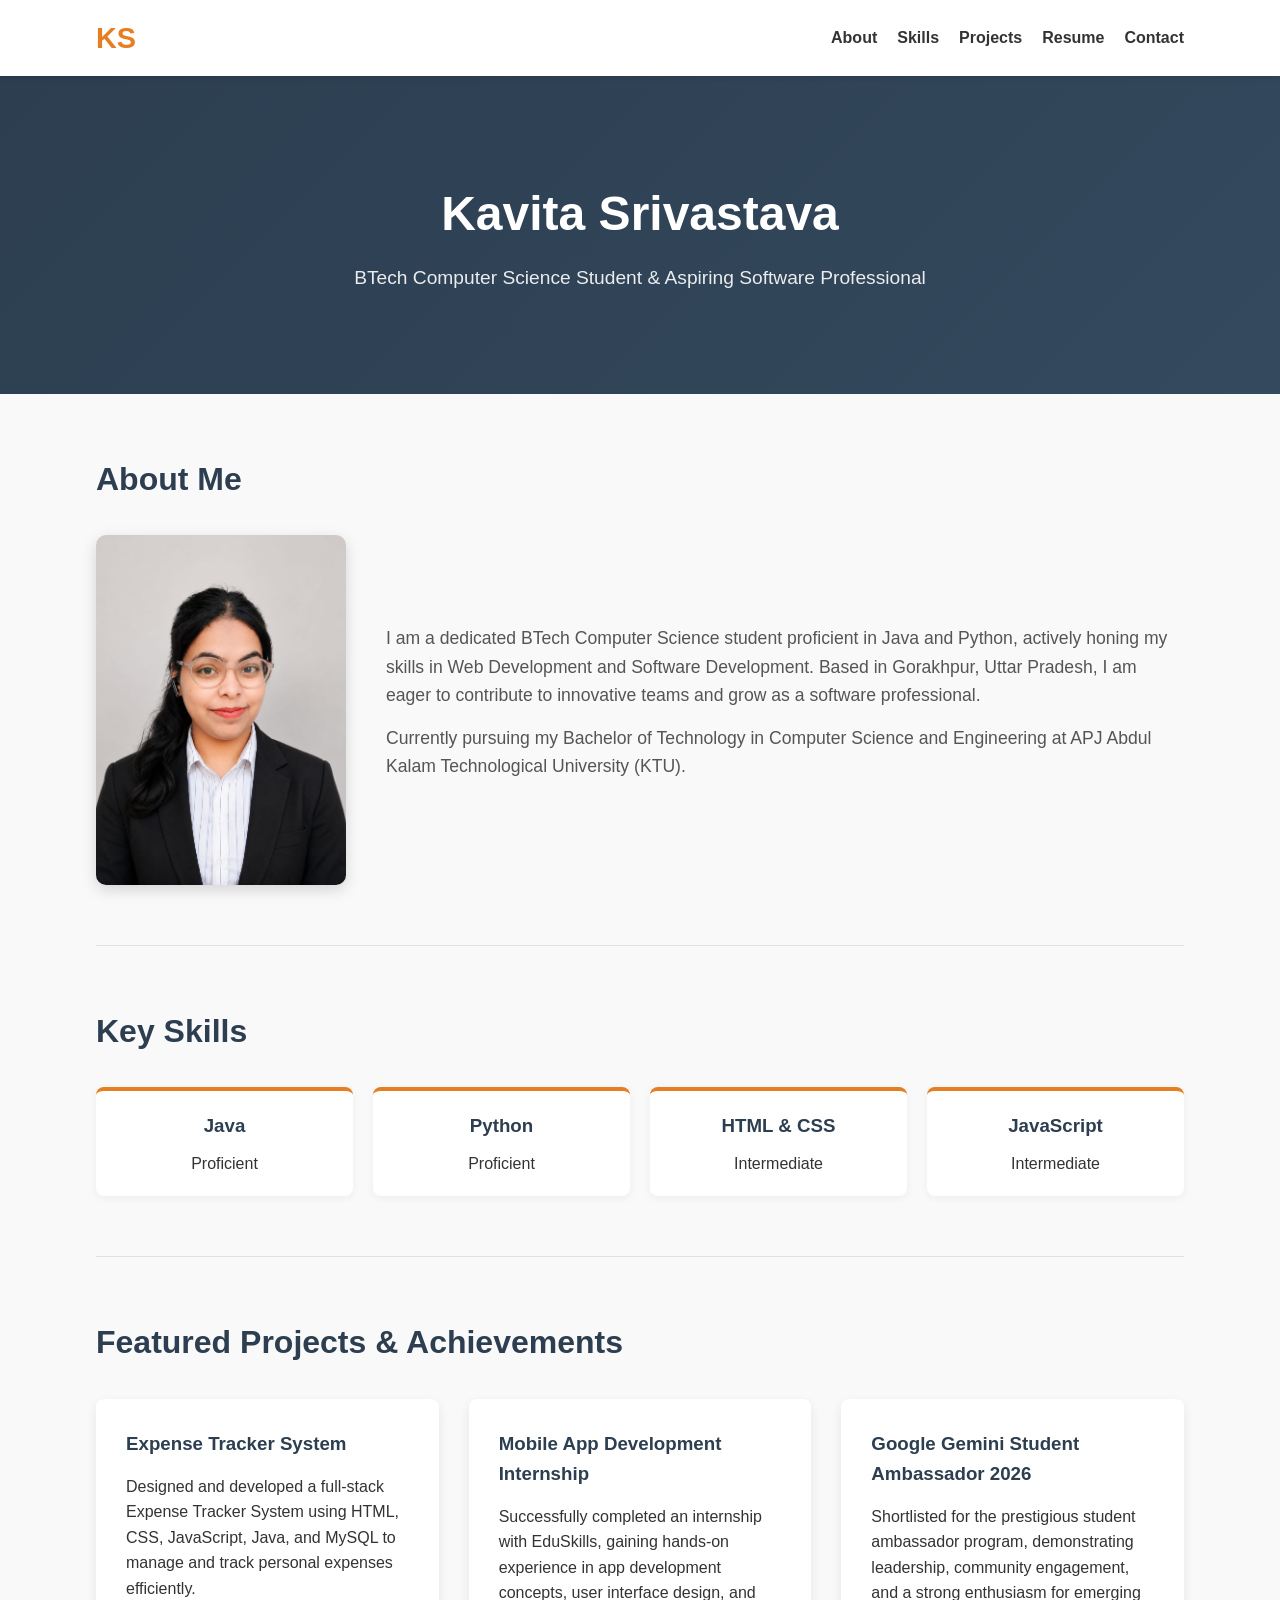
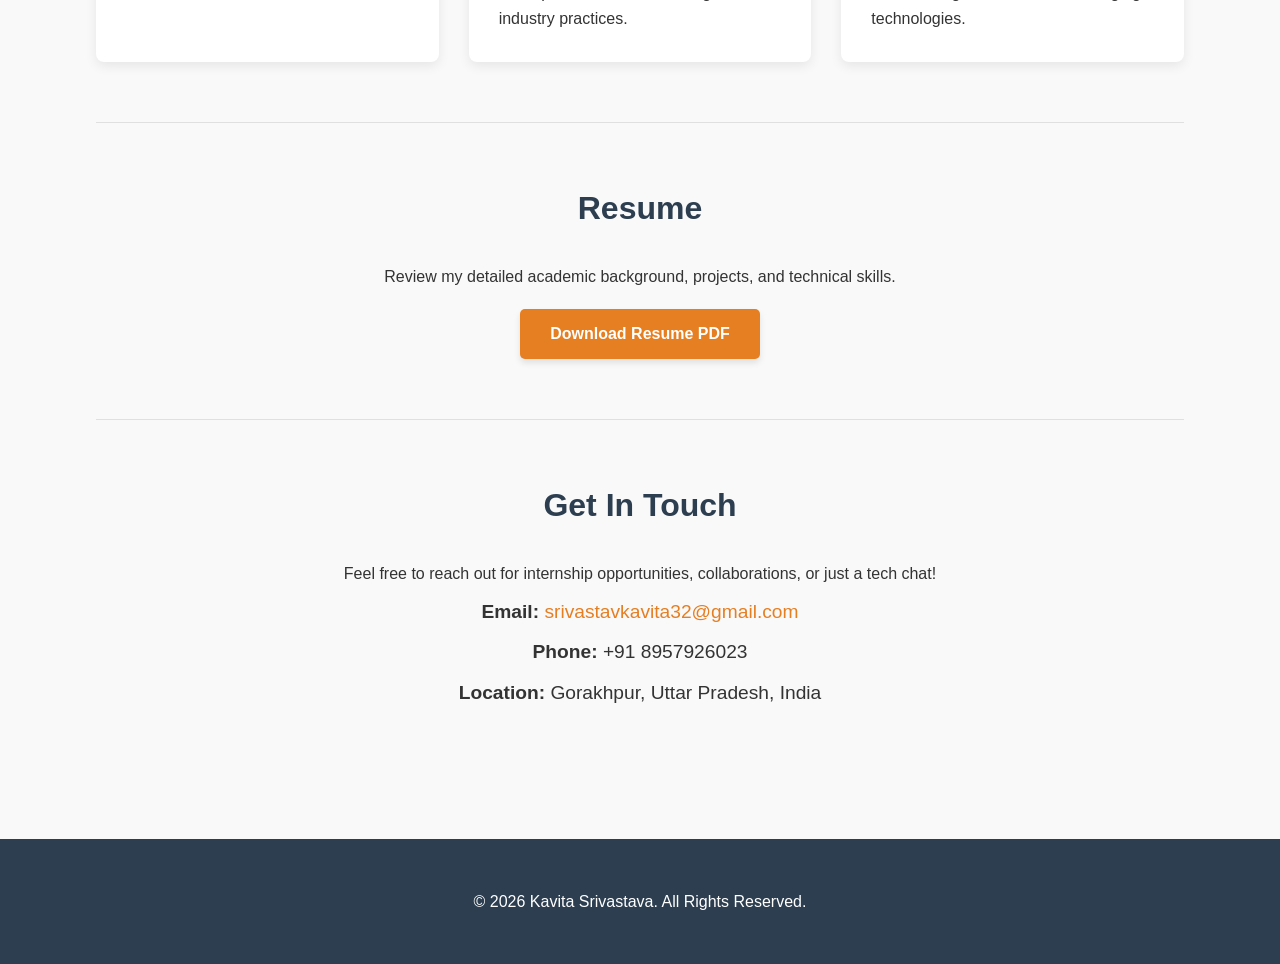
<file: Task1_Portfolio/index.html>
<!DOCTYPE html>
<html lang="en">
<head>
    <meta charset="UTF-8">
    <meta name="viewport" content="width=device-width, initial-scale=1.0">
    <title>Kavita Srivastava | Portfolio</title>
    <link rel="stylesheet" href="style.css">
</head>
<body>

    <!-- Header Section -->
    <header>
        <div class="container header-container">
            <div class="logo">KS</div>
            <nav>
                <ul>
                    <li><a href="#about">About</a></li>
                    <li><a href="#skills">Skills</a></li>
                    <li><a href="#projects">Projects</a></li>
                    <li><a href="#resume">Resume</a></li>
                    <li><a href="#contact">Contact</a></li>
                </ul>
            </nav>
        </div>
    </header>
    <!-- Hero / Tagline Section -->
    <section class="hero">
        <div class="container">
            <h1>Kavita Srivastava</h1>
            <p>BTech Computer Science Student & Aspiring Software Professional</p>
        </div>
    </section>

    <!-- About Section -->
    <section id="about" class="container section">
        <h2>About Me</h2>
        <div class="about-content">
            <img src="kavita.jpg" alt="Kavita Srivastava" class="profile-img">
            <div class="bio">
                <p>I am a dedicated BTech Computer Science student proficient in Java and Python, actively honing my skills in Web Development and Software Development. Based in Gorakhpur, Uttar Pradesh, I am eager to contribute to innovative teams and grow as a software professional.</p>
                <p>Currently pursuing my Bachelor of Technology in Computer Science and Engineering at APJ Abdul Kalam Technological University (KTU).</p>
            </div>
        </div>
    </section>

    <hr>

    <!-- Skills Section -->
    <section id="skills" class="container section">
        <h2>Key Skills</h2>
        <div class="skills-grid">
            <div class="skill-card"><h3>Java</h3><p>Proficient</p></div>
            <div class="skill-card"><h3>Python</h3><p>Proficient</p></div>
            <div class="skill-card"><h3>HTML & CSS</h3><p>Intermediate</p></div>
            <div class="skill-card"><h3>JavaScript</h3><p>Intermediate</p></div>
        </div>
    </section>

    <hr>

    <!-- Projects / Achievements Section -->
    <section id="projects" class="container section">
        <h2>Featured Projects & Achievements</h2>
        <div class="projects-grid">
            <div class="project-card">
                <h3>Expense Tracker System</h3>
                <p>Designed and developed a full-stack Expense Tracker System using HTML, CSS, JavaScript, Java, and MySQL to manage and track personal expenses efficiently.</p>
            </div>
            <div class="project-card">
                <h3>Mobile App Development Internship</h3>
                <p>Successfully completed an internship with EduSkills, gaining hands-on experience in app development concepts, user interface design, and industry practices.</p>
            </div>
            <div class="project-card">
                <h3>Google Gemini Student Ambassador 2026</h3>
                <p>Shortlisted for the prestigious student ambassador program, demonstrating leadership, community engagement, and a strong enthusiasm for emerging technologies.</p>
            </div>
        </div>
    </section>

    <hr>

    <!-- Resume Section -->
    <section id="resume" class="container section text-center">
        <h2>Resume</h2>
        <p>Review my detailed academic background, projects, and technical skills.</p>
        <!-- Replace 'resume.pdf' with the actual filename of your uploaded PDF resume file -->
        <a href="resume.pdf" download="Kavita_Srivastava_Resume.pdf" class="btn">Download Resume PDF</a>
    </section>

    <hr>

    <!-- Contact Section -->
    <section id="contact" class="container section text-center">
        <h2>Get In Touch</h2>
        <p>Feel free to reach out for internship opportunities, collaborations, or just a tech chat!</p>
        <div class="contact-info">
            <p><strong>Email:</strong> <a href="mailto:srivastavkavita32@gmail.com">srivastavkavita32@gmail.com</a></p>
            <p><strong>Phone:</strong> +91 8957926023</p>
            <p><strong>Location:</strong> Gorakhpur, Uttar Pradesh, India</p>
        </div>
    </section>

    <!-- Footer -->
    <footer>
        <div class="container text-center">
            <p>&copy; 2026 Kavita Srivastava. All Rights Reserved.</p>
        </div>
    </footer>

</body>
</html>
</file>
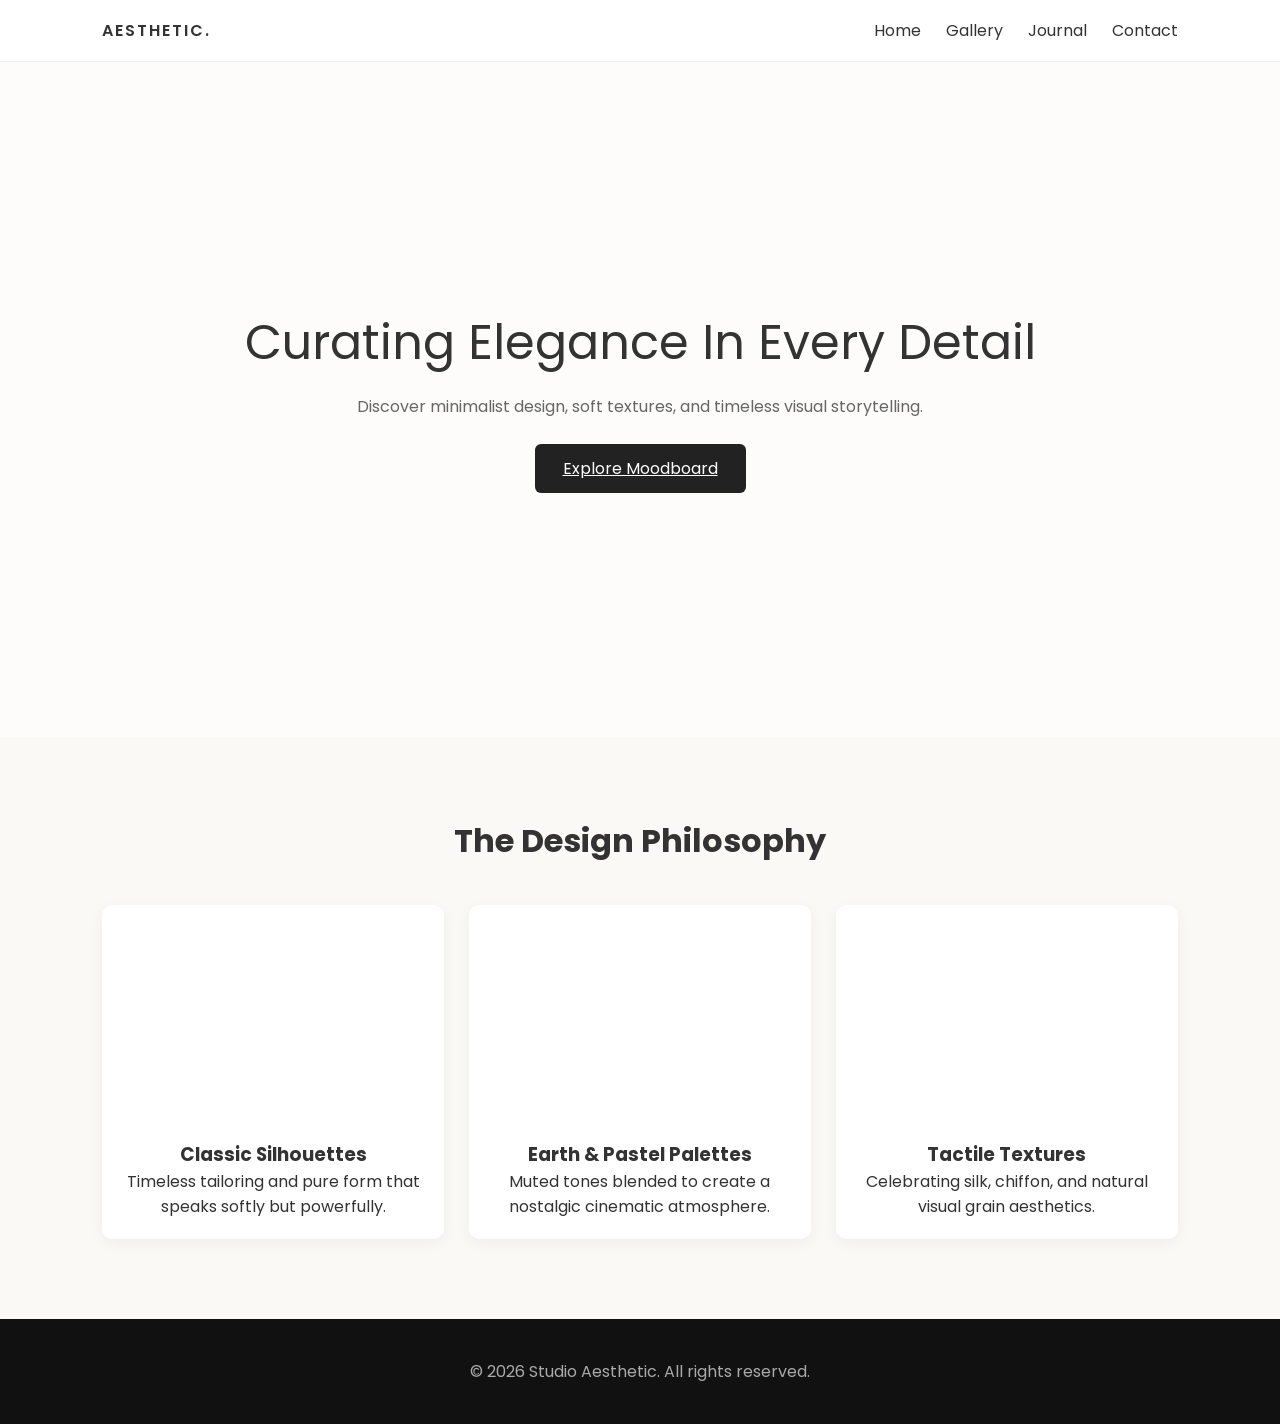
<file: Task2_Landing Page/index.html>
<!DOCTYPE html>
<html lang="en">
<head>
  <meta charset="UTF-8" />
  <meta name="viewport" content="width=device-width, initial-scale=1.0" />
  <title>Minimalist Aesthetic | Landing Page</title>

  <link rel="stylesheet" href="style.css" />
  <link href="https://fonts.googleapis.com/css2?family=Poppins:wght@300;400;500;600&display=swap" rel="stylesheet">
</head>

<body>

<header class="navbar">
  <div class="logo">AESTHETIC.</div>

  <div class="menu-toggle" onclick="toggleMenu()">☰</div>

  <nav>
    <ul class="nav-links" id="navLinks">
      <li><a href="#">Home</a></li>
      <li><a href="#">Gallery</a></li>
      <li><a href="#">Journal</a></li>
      <li><a href="#">Contact</a></li>
    </ul>
  </nav>
</header>

<section class="hero">
  <div class="hero-content">
    <h1>Curating Elegance In Every Detail</h1>
    <p>Discover minimalist design, soft textures, and timeless visual storytelling.</p>
    <a href="#" class="btn">Explore Moodboard</a>
  </div>
</section>

<section class="features-section">
  <h2 class="section-title">The Design Philosophy</h2>

  <div class="grid-container">

    <div class="card">
      <div class="card-image bg-1"></div>
      <h3>Classic Silhouettes</h3>
      <p>Timeless tailoring and pure form that speaks softly but powerfully.</p>
    </div>

    <div class="card">
      <div class="card-image bg-2"></div>
      <h3>Earth & Pastel Palettes</h3>
      <p>Muted tones blended to create a nostalgic cinematic atmosphere.</p>
    </div>

    <div class="card">
      <div class="card-image bg-3"></div>
      <h3>Tactile Textures</h3>
      <p>Celebrating silk, chiffon, and natural visual grain aesthetics.</p>
    </div>

  </div>
</section>

<footer class="footer">
  <p>© 2026 Studio Aesthetic. All rights reserved.</p>
</footer>

<script>
function toggleMenu() {
  document.getElementById("navLinks").classList.toggle("active");
}
</script>

</body>
</html>
</file>
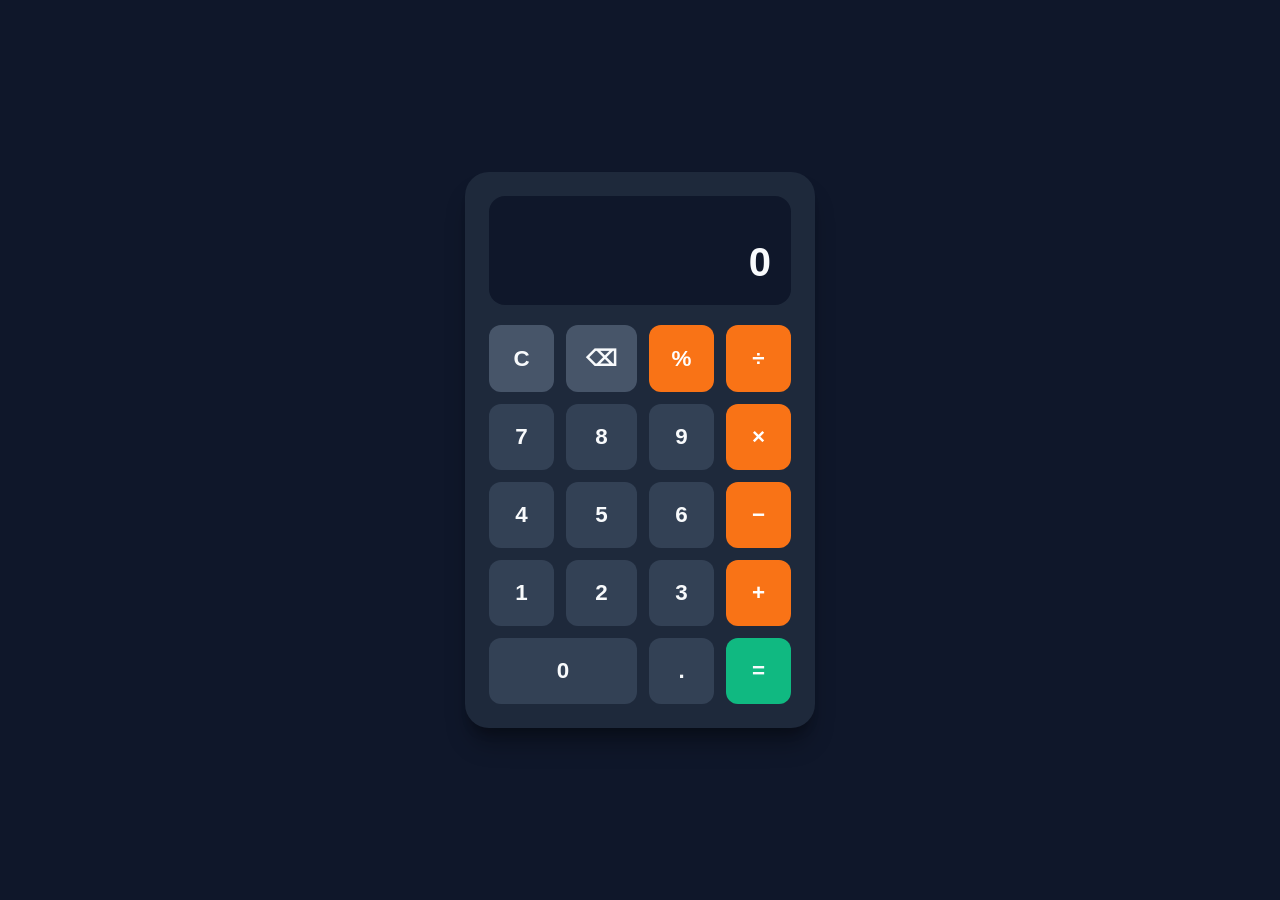
<file: Task3_Calculator/index.html>
<!DOCTYPE html>
<html lang="en">
<head>
    <meta charset="UTF-8">
    <meta name="viewport" content="width=device-width, initial-scale=1.0">
    <title>Modern Calculator</title>
    <link rel="stylesheet" href="style.css">
</head>
<body>

    <div class="calculator">
        <div class="display">
            <div id="history"></div>
            <div id="input">0</div>
        </div>

        <div class="buttons">
            <button class="btn action" onclick="clearScreen()">C</button>
            <button class="btn action" onclick="backspace()">⌫</button>
            <button class="btn operator" onclick="appendOperator('%')">%</button>
            <button class="btn operator" onclick="appendOperator('/')">÷</button>

            <button class="btn" onclick="appendNumber('7')">7</button>
            <button class="btn" onclick="appendNumber('8')">8</button>
            <button class="btn" onclick="appendNumber('9')">9</button>
            <button class="btn operator" onclick="appendOperator('*')">×</button>

            <button class="btn" onclick="appendNumber('4')">4</button>
            <button class="btn" onclick="appendNumber('5')">5</button>
            <button class="btn" onclick="appendNumber('6')">6</button>
            <button class="btn operator" onclick="appendOperator('-')">−</button>

            <button class="btn" onclick="appendNumber('1')">1</button>
            <button class="btn" onclick="appendNumber('2')">2</button>
            <button class="btn" onclick="appendNumber('3')">3</button>
            <button class="btn operator" onclick="appendOperator('+')">+</button>

            <button class="btn double" onclick="appendNumber('0')">0</button>
            <button class="btn" onclick="appendDecimal('.')">.</button>
            <button class="btn equals" onclick="calculate()">=</button>
        </div>
    </div>

    <script src="script.js"></script>
</body>
</html>
</file>
<file: Task1_Portfolio/style.css>
/* Global Reset and Styles */
* {
    margin: 0;
    padding: 0;
    box-sizing: border-box;
}

body {
    font-family: 'Segoe UI', Tahoma, Geneva, Verdana, sans-serif;
    line-height: 1.6;
    color: #333;
    background-color: #f9f9f9;
}

.container {
    width: 85%;
    max-width: 1100px;
    margin: 0 auto;
    padding: 20px 0;
}

.section {
    padding: 60px 0;
}

.text-center {
    text-align: center;
}

hr {
    border: 0;
    height: 1px;
    background: #e0e0e0;
    margin: 0 auto;
    width: 85%;
}

h2 {
    font-size: 2rem;
    margin-bottom: 30px;
    position: relative;
    color: #2c3e50;
}

/* Header & Navigation */
header {
    background-color: #ffffff;
    box-shadow: 0 2px 5px rgba(0,0,0,0.1);
    position: sticky;
    top: 0;
    z-index: 100;
}

.header-container {
    display: flex;
    justify-content: space-between;
    align-items: center;
    padding: 15px 0;
}

.logo {
    font-size: 1.8rem;
    font-weight: bold;
    color: #e67e22; /* Vibrant orange contrast */
}

nav ul {
    list-style: none;
    display: flex;
}

nav ul li {
    margin-left: 20px;
}

nav ul li a {
    text-decoration: none;
    color: #333;
    font-weight: 600;
    transition: color 0.3s ease;
}

nav ul li a:hover {
    color: #e67e22;
}

/* Hero Section */
.hero {
    background: linear-gradient(135deg, #2c3e50 0%, #34495e 100%);
    color: #fff;
    text-align: center;
    padding: 80px 0;
}

.hero h1 {
    font-size: 3rem;
    margin-bottom: 10px;
}

.hero p {
    font-size: 1.2rem;
    opacity: 0.9;
}

/* About Section */
.about-content {
    display: flex;
    align-items: center;
    gap: 40px;
    flex-wrap: wrap;
}

.profile-img {
    width: 250px;
    height: 350px;
    object-fit: cover;
    border-radius: 10px;
    box-shadow: 0 5px 15px rgba(0,0,0,0.15);
}

.bio {
    flex: 1;
    min-width: 300px;
}

.bio p {
    font-size: 1.1rem;
    margin-bottom: 15px;
    color: #555;
}

/* Skills Section */
.skills-grid {
    display: flex;
    gap: 20px;
    flex-wrap: wrap;
    justify-content: space-between;
}

.skill-card {
    background: #fff;
    padding: 20px;
    flex: 1;
    min-width: 220px;
    border-radius: 8px;
    box-shadow: 0 2px 8px rgba(0,0,0,0.05);
    text-align: center;
    border-top: 4px solid #e67e22;
}

.skill-card h3 {
    margin-bottom: 10px;
    color: #2c3e50;
}

/* Projects Section */
.projects-grid {
    display: grid;
    grid-template-columns: repeat(auto-fit, minmax(300px, 1fr));
    gap: 30px;
}

.project-card {
    background: #fff;
    padding: 30px;
    border-radius: 8px;
    box-shadow: 0 4px 12px rgba(0,0,0,0.08);
    transition: transform 0.3s ease;
}

.project-card:hover {
    transform: translateY(-5px);
}

.project-card h3 {
    margin-bottom: 15px;
    color: #2c3e50;
}

/* Buttons */
.btn {
    display: inline-block;
    background-color: #e67e22;
    color: #fff;
    padding: 12px 30px;
    text-decoration: none;
    font-weight: bold;
    border-radius: 5px;
    margin-top: 20px;
    transition: background-color 0.3s ease, transform 0.2s ease;
    box-shadow: 0 4px 6px rgba(0,0,0,0.1);
}

.btn:hover {
    background-color: #d35400;
    transform: translateY(-2px);
}

/* Contact Info */
.contact-info p {
    font-size: 1.2rem;
    margin: 10px 0;
}

.contact-info a {
    color: #e67e22;
    text-decoration: none;
}

/* Footer */
footer {
    background-color: #2c3e50;
    color: #fff;
    padding: 30px 0;
    margin-top: 60px;
}

/* Responsive adjustments */
@media(max-width: 768px) {
    .header-container {
        flex-direction: column;
        gap: 15px;
    }
    .about-content {
        flex-direction: column;
        text-align: center;
    }
    .hero h1 {
        font-size: 2.2rem;
    }
}
</file>
<file: Task2_Landing Page/style.css>
* {
  margin: 0;
  padding: 0;
  box-sizing: border-box;
}

body {
  font-family: 'Poppins', sans-serif;
  background: #faf9f6;
  color: #333;
  scroll-behavior: smooth;
}

/* NAVBAR */
.navbar {
  position: sticky;
  top: 0;
  z-index: 1000;
  background: #fff;
  display: flex;
  justify-content: space-between;
  align-items: center;
  padding: 18px 8%;
  border-bottom: 1px solid #eee;
}

.logo {
  font-weight: 600;
  letter-spacing: 2px;
}

.nav-links {
  display: flex;
  list-style: none;
  gap: 25px;
}

.nav-links a {
  text-decoration: none;
  color: #333;
  position: relative;
}

.nav-links a::after {
  content: "";
  position: absolute;
  left: 0;
  bottom: -5px;
  width: 0%;
  height: 2px;
  background: #8a7355;
  transition: 0.3s;
}

.nav-links a:hover::after {
  width: 100%;
}

/* HAMBURGER */
.menu-toggle {
  display: none;
  font-size: 24px;
  cursor: pointer;
}

/* HERO */
.hero {
  height: 75vh;
  display: flex;
  align-items: center;
  justify-content: center;
  text-align: center;
  padding: 20px;
  background: linear-gradient(rgba(255,255,255,0.5), rgba(255,255,255,0.5)),
  url('https://images.unsplash.com/photo-1512436991641-6745cdb1723f?q=80&w=1600') center/cover;
}

.hero-content h1 {
  font-size: 3rem;
  font-weight: 400;
  animation: fadeIn 1s ease-in;
}

.hero-content p {
  margin: 15px 0 25px;
  color: #666;
}

.btn {
  display: inline-block;
  padding: 12px 28px;
  background: #222;
  color: #fff;
  border-radius: 6px;
  transition: 0.3s;
  cursor: pointer;
}

.btn:hover {
  background: #8a7355;
  transform: translateY(-3px);
}

/* FEATURES */
.features-section {
  padding: 80px 8%;
  text-align: center;
}

.section-title {
  font-size: 2rem;
  margin-bottom: 40px;
}

.grid-container {
  display: flex;
  gap: 25px;
  justify-content: center;
  flex-wrap: wrap;
}

.card {
  background: #fff;
  padding: 20px;
  border-radius: 10px;
  flex: 1;
  min-width: 260px;
  transition: 0.3s;
  box-shadow: 0 4px 15px rgba(0,0,0,0.05);
}

.card:hover {
  transform: translateY(-8px);
}

.card-image {
  height: 200px;
  border-radius: 8px;
  margin-bottom: 15px;
}

.bg-1 { background: url('https://images.unsplash.com/photo-1515886657613-9f3515b0c78f?q=80&w=600') center/cover; }
.bg-2 { background: url('https://images.unsplash.com/photo-1509319117193-57bab727e09d?q=80&w=600') center/cover; }
.bg-3 { background: url('https://images.unsplash.com/photo-1539109136881-3be0616acf4b?q=80&w=600') center/cover; }

/* FOOTER */
.footer {
  text-align: center;
  padding: 40px;
  background: #111;
  color: #aaa;
}

/* ANIMATION */
@keyframes fadeIn {
  from { opacity: 0; transform: translateY(20px); }
  to { opacity: 1; transform: translateY(0); }
}

/* RESPONSIVE */
@media (max-width: 768px) {

  .hero-content h1 {
    font-size: 2rem;
  }

  .nav-links {
    display: none;
    flex-direction: column;
    background: #fff;
    position: absolute;
    top: 60px;
    right: 8%;
    padding: 15px;
    border: 1px solid #eee;
  }

  .nav-links.active {
    display: flex;
  }

  .menu-toggle {
    display: block;
  }

  .grid-container {
    flex-direction: column;
    align-items: center;
  }
}
</file>
<file: Task3_Calculator/style.css>
:root {
    --bg-color: #0f172a;
    --calc-bg: #1e293b;
    --display-bg: #0f172a;
    --text-main: #f8fafc;
    --text-muted: #64748b;
    --btn-num: #334155;
    --btn-num-hover: #475569;
    --btn-op: #f97316;
    --btn-op-hover: #ea580c;
    --btn-action: #475569;
    --btn-action-hover: #64748b;
}

* {
    margin: 0;
    padding: 0;
    box-sizing: border-box;
    font-family: 'Segoe UI', Tahoma, Geneva, Verdana, sans-serif;
}

body {
    display: flex;
    justify-content: center;
    align-items: center;
    min-height: 100vh;
    background-color: var(--bg-color);
}

.calculator {
    width: 350px;
    background-color: var(--calc-bg);
    padding: 24px;
    border-radius: 24px;
    box-shadow: 0 20px 25px -5px rgba(0, 0, 0, 0.3), 0 10px 10px -5px rgba(0, 0, 0, 0.2);
}

/* Display Screen styles */
.display {
    background-color: var(--display-bg);
    padding: 20px;
    border-radius: 16px;
    margin-bottom: 20px;
    text-align: right;
    min-height: 100px;
    display: flex;
    flex-direction: column;
    justify-content: space-between;
    word-wrap: break-word;
    word-break: break-all;
}

#history {
    color: var(--text-muted);
    font-size: 1.1rem;
    min-height: 24px;
}

#input {
    color: var(--text-main);
    font-size: 2.5rem;
    font-weight: 600;
}

/* Grid Layout */
.buttons {
    display: grid;
    grid-template-columns: repeat(4, 1fr);
    gap: 12px;
}

.btn {
    border: none;
    outline: none;
    padding: 20px;
    font-size: 1.4rem;
    font-weight: 600;
    border-radius: 12px;
    cursor: pointer;
    background-color: var(--btn-num);
    color: var(--text-main);
    transition: all 0.15s ease;
}

.btn:hover {
    background-color: var(--btn-num-hover);
    transform: translateY(-2px);
}

.btn:active {
    transform: translateY(1px);
}

/* Operator and special button overrides */
.btn.operator {
    background-color: var(--btn-op);
    color: white;
}

.btn.operator:hover {
    background-color: var(--btn-op-hover);
}

.btn.action {
    background-color: var(--btn-action);
}

.btn.action:hover {
    background-color: var(--btn-action-hover);
}

.btn.equals {
    grid-column: span 1;
    background-color: #10b981;
}

.btn.equals:hover {
    background-color: #059669;
}

.btn.double {
    grid-column: span 2;
}
</file>
